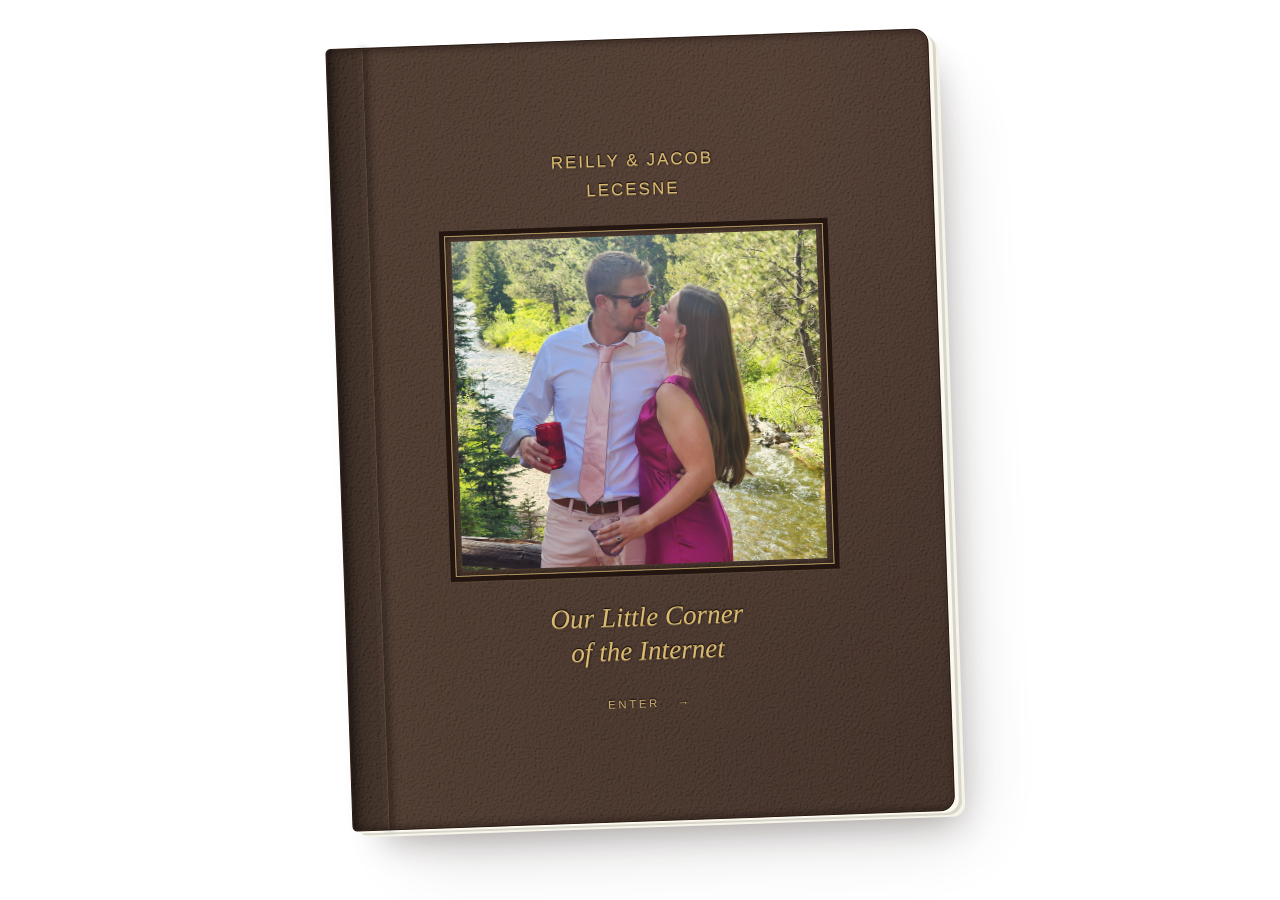
<file: index.html>
<!doctype html><html lang="en"><head><meta charset="utf-8"><meta name="viewport" content="width=device-width,initial-scale=1,viewport-fit=cover"><meta name="robots" content="noindex,nofollow"><title>Reilly & Jacob · Our family album</title><meta name="description" content="The big days. The little things. Our life, collected."><meta property="og:title" content="Reilly & Jacob · Our family album"><meta property="og:image" content="https://www.reillyandjacob.com/assets/images/jr11.jpeg"><link rel="stylesheet" href="styles.css?v=13"></head><body class="family-site"><a class="skip" href="#collection">Skip to chapters</a><main><section class="entrance" aria-label="Family album cover"><h1 class="sr-only">Reilly & Jacob · Our family album</h1><button class="book" id="open" aria-label="Enter our little corner of the internet"><span class="binding"></span><span class="emboss"><span class="cover-names">REILLY &amp; JACOB</span><span class="cover-surname">LECESNE</span></span><span class="inset"><img src="assets/images/jr11.jpeg" alt="Reilly and Jacob dressed in pink beside the river"></span><span class="book-title">Our Little Corner<br>of the Internet</span><span class="book-foot">ENTER &nbsp; →</span></button></section><section id="collection" tabindex="-1" hidden><div class="album-toolbar"><button id="close">← Album cover</button><a id="family-link" href="/admin/">Family sign in ↗</a></div><div id="chapter-overview"><div class="collection-intro"><h2>Our chapters<span>.</span></h2><form id="search-form" role="search"><label class="sr-only" for="tag-search">Search photo tags and captions</label><span aria-hidden="true">⌕</span><input id="tag-search" type="search" placeholder="Find a person, place, a moment…" autocomplete="off"><button id="clear-search" type="button" hidden>Clear</button></form></div><div id="tag-suggestions" class="tag-suggestions" aria-label="Explore photo tags"></div><p id="collection-status" role="status" aria-live="polite"></p><div id="browse"><div class="chapters" id="chapters"></div><section id="upcoming" hidden><h3>More stories to come</h3><div id="empty-chapters"></div></section><section id="recent" hidden><div class="recent-heading"><h3>The little moments</h3><p>A little of everything. A different story every time.</p></div><div id="recent-photos" class="photo-wall"></div><div id="moments-sentinel"><button id="more-moments">More moments ↓</button><span class="sr-only" id="moments-status" role="status" aria-live="polite"></span></div></section></div><section id="search-results" hidden aria-labelledby="search-title"><div class="results-heading"><h3 id="search-title">Found in our album</h3><p id="search-count" role="status" aria-live="polite"></p></div><div id="search-photos" class="photo-wall"></div><p id="search-empty" hidden>No photos found. Try another name, place, or tag.</p></section></div><section id="gallery" hidden><button id="back" class="back-link">← All chapters</button><div class="gallery-hero"><img id="gallery-cover" alt=""><div class="gallery-hero-copy"><h2 id="gallery-title"></h2><p id="gallery-note"></p></div></div><div class="photos photo-wall" id="photos"></div></section></section></main><dialog id="lightbox"><button id="dismiss" aria-label="Close photo">Close ×</button><div id="viewer-stage" class="viewer-stage" tabindex="0" role="group" aria-label="Photo viewer. Swipe left or right for photos, swipe down to close, pinch or double-tap to zoom, or tap for controls."><img id="viewer-image" alt=""><span class="viewer-hint" aria-hidden="true">Swipe to explore · Pinch or double-tap to zoom<br>Tap for controls · Swipe down to close</span></div><span id="viewer-count" aria-live="polite"></span><div id="viewer-tools"><p id="photo-caption"></p><div id="photo-tags" class="tag-suggestions" aria-label="Photo tags"></div><div class="fields photo-navigation"><button id="reset-photo-zoom" hidden>Fit photo to screen</button><button id="previous-photo" aria-label="Previous photo">← Previous</button><button id="next-photo" aria-label="Next photo">Next →</button><button id="edit-photo" hidden>Edit photo details</button><button id="remove-photo" class="danger" hidden>Remove from chapter</button><button id="set-cover" hidden>Set as chapter cover</button></div><form id="photo-editor" hidden><p class="eyebrow">FAMILY EDITING · THIS PHOTO ONLY</p><label>Caption<textarea id="edit-caption" maxlength="500" rows="3"></textarea></label><label>People / tags, separated by commas<input id="edit-tags" maxlength="500" placeholder="Reilly, Jacob, Jamaica"></label><fieldset class="framing"><legend>Thumbnail framing</legend><p>Move the photo inside its preview. Your original stays unchanged.</p><div class="frame-previews"><figure><img id="thumbnail-preview" alt="Photo thumbnail preview"><figcaption>Photo thumbnail</figcaption></figure><figure><img id="cover-preview" alt="Chapter cover preview"><figcaption>Chapter cover</figcaption></figure></div><label>Horizontal position<input id="focal-x" type="range" min="0" max="100" value="50"></label><label>Vertical position<input id="focal-y" type="range" min="0" max="100" value="50"></label><button id="reset-frame" type="button">Center photo</button></fieldset><div class="fields"><button id="save-photo" class="primary">Save photo details</button><button id="cancel-edit" type="button">Cancel</button></div></form><p id="photo-status" role="status" aria-live="polite"></p></div></dialog><script type="module" src="app.js?v=13"></script></body></html>
</file>
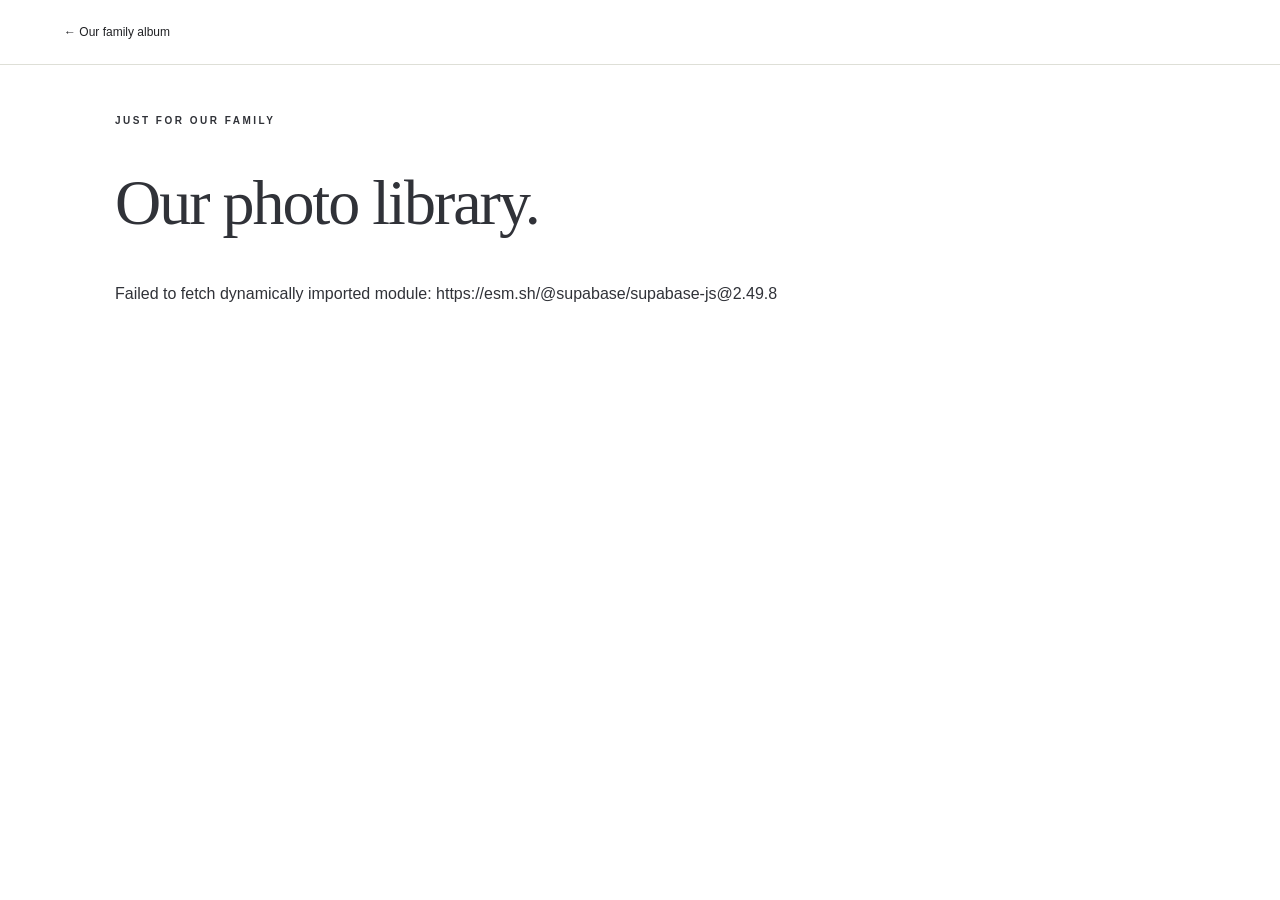
<file: admin/index.html>
<!doctype html><html lang="en"><head><meta charset="utf-8"><meta name="viewport" content="width=device-width,initial-scale=1"><meta name="robots" content="noindex,nofollow"><title>Our photo library · Reilly & Jacob</title><link rel="stylesheet" href="/styles.css?v=13"></head><body><header><a href="/">← Our family album</a><button id="logout" hidden>Sign out</button></header><main class="admin"><p class="eyebrow">JUST FOR OUR FAMILY</p><h1>Our photo library.</h1><p id="status" role="status" aria-live="polite">Checking connection…</p><form id="login" class="panel" hidden><h2>Welcome home.</h2><p>Sign in with your own family account.</p><div class="fields"><label>Email<input type="email" id="email" autocomplete="username" required></label><label>Password<input type="password" id="password" autocomplete="current-password" required></label><button class="primary">Sign in</button></div></form><section id="workspace" hidden><form id="new-album" class="panel"><h2>Create a chapter</h2><div class="fields"><label>Chapter name<input id="album-name" required maxlength="120"></label><button>Create chapter</button></div></form><section class="panel"><h2>Edit chapters</h2><p>Rename a chapter or delete it and send its photos back to the private inbox.</p><div id="chapter-list"></div></section><section class="panel storage-panel"><h2>Photo storage</h2><p id="storage-usage" role="status">Checking photo storage…</p><progress id="storage-meter" max="1073741824" value="0" aria-label="Storage compared with the 1 GB free-plan allowance" hidden></progress><p id="storage-details"></p><button id="optimize-existing">Optimize existing photos</button><label>Thumbnail repair chapter<select id="repair-chapter"><option value="">All chapters</option></select></label><button id="repair-thumbnails">Refresh thumbnail quality</button><p>Refresh thumbnail quality rebuilds older previews from the larger viewing copies. It leaves viewing photos and photo details unchanged.</p><p>Creates smaller web copies and thumbnails, keeping captions, tags, chapters, and covers. Keep your original photos on your phone or computer; the site stores web-ready copies.</p></section><section class="panel"><h2>Upload to your private inbox</h2><p>Photos are compressed automatically before upload. Browsing uses small thumbnails; full-screen viewing uses a larger copy up to 2,560 pixels.</p><div class="fields"><label>Photos · JPEG, PNG or WebP · up to 80 MB each<input id="files" type="file" accept="image/jpeg,image/png,image/webp" multiple></label><button id="upload" class="primary">Upload to private inbox</button><button id="pause-uploads" hidden>Pause after current photo</button><button id="retry-uploads" hidden>Retry failed / resume uploads</button></div><div class="upload-feedback"><progress id="upload-progress" max="1" value="0" hidden aria-label="Upload progress"></progress><p id="upload-summary" role="status" aria-live="polite"></p><details id="upload-details" hidden><summary>Photo-by-photo upload results</summary><ul id="upload-results"></ul></details><p>Keep this page open while uploading. If it closes, select the same files again to resume this batch; photos already saved by this uploader will be skipped.</p></div><p>Uploads go into your private inbox. Select photos below, then choose a destination and tap “Place / move & make live.”</p></section><section class="panel"><h2>Place photos into chapters</h2><p>Select photos below, then choose where they belong. You can move live photos between chapters here too.</p><div class="fields"><label>Destination chapter<select id="album"></select></label><button id="publish">Place / move & make live</button><button id="unpublish">Return to private inbox</button></div></section><p>To add captions and tags to individual photos, <a class="edit-link" href="/#collection">browse the family album →</a></p><h2>Photo library</h2><label>Show<select id="filter"><option value="inbox">Private inbox</option><option value="live">Live photos</option><option value="all">All photos</option></select></label><p id="counts"></p><div class="fields inbox-actions"><button id="select-all-photos">Select all</button><button id="clear-selection">Clear selection</button><span id="selection-count" role="status" aria-live="polite"></span><button id="delete-photos" class="danger">Delete selected photos</button><button id="retry-cleanup" hidden>Retry file cleanup</button></div><p id="inbox-delete-note">Deleting inbox photos permanently removes them. To delete a live photo, first return it to the private inbox.</p><div id="library"></div></section></main><dialog id="delete-chapter" aria-labelledby="delete-title"><h2 id="delete-title">Delete this chapter?</h2><p id="delete-description"></p><p>All photos in this chapter will return to the private inbox for sorting. Live photos will disappear from the public album. No image files will be deleted.</p><p>Deleting the chapter cannot be undone. Existing photo links may work for up to five minutes.</p><div class="fields"><button id="cancel-delete" autofocus>Keep chapter</button><button id="confirm-delete" class="danger">Delete chapter & return photos to inbox</button></div><p id="delete-error" role="alert"></p></dialog><dialog id="delete-inbox" aria-labelledby="delete-inbox-title"><h2 id="delete-inbox-title">Permanently delete these photos?</h2><p id="delete-inbox-description"></p><p>This deletes the selected private-inbox photos and their captions, tags, and image files. This cannot be undone.</p><div class="fields"><button id="keep-photos" autofocus>Keep photos</button><button id="confirm-delete-photos" class="danger">Permanently delete photos</button></div><p id="delete-inbox-error" role="alert"></p></dialog><script type="module" src="/admin/admin.js?v=13"></script></body></html>
</file>
<file: styles.css>
*{box-sizing:border-box} :root{font-family:-apple-system,BlinkMacSystemFont,"Segoe UI",sans-serif;color:#292d29;background:#f4f3ef}body{margin:0}button,input,select{font:inherit}button,a{-webkit-tap-highlight-color:transparent}button{cursor:pointer}a{color:inherit;text-decoration:none}button{border:1px solid #d9dbd5;background:#fff;border-radius:24px;padding:11px 18px;color:inherit}button:hover{background:#e9ece5}button:disabled{opacity:.5;cursor:wait}:focus-visible{outline:3px solid #85734d;outline-offset:5px}header,footer{display:flex;justify-content:space-between;align-items:center;padding:25px 5vw;font-size:12px}header{border-bottom:1px solid #dedfd7}.brand{font-family:Georgia,serif;font-size:24px;letter-spacing:5px}.brand span{font-style:italic;color:#9a8a68}.entrance{min-height:740px;display:grid;grid-template-columns:1fr 1fr;align-items:center;gap:40px;max-width:1120px;margin:auto;padding:65px 45px 35px}.intro p{color:#767a70;line-height:1.8;font-size:16px}.eyebrow{font-size:10px!important;letter-spacing:2.5px;font-weight:600}h1{font-family:Georgia,serif;font-size:clamp(44px,5vw,70px);font-weight:400;line-height:1.07;letter-spacing:-2px}h2{font-size:30px;letter-spacing:-1px;font-weight:500}.book{position:relative;display:flex;flex-direction:column;align-items:center;justify-content:center;gap:28px;width:100%;max-width:410px;aspect-ratio:.78;border-radius:7px 18px 18px 7px;border:1px solid #5c4b36;background:radial-gradient(ellipse at 70% 20%,#5c654e55,transparent 65%),repeating-linear-gradient(33deg,#ffffff03 0 1px,transparent 1px 4px),#374432;color:#d7c599;box-shadow:10px 8px 0 -3px #e7dfca,14px 10px 0 -3px #c5baa0,24px 35px 45px #27301d35,inset 4px 0 10px #1118;transform:rotate(-3deg);transform-origin:left center;transition:transform .7s,opacity .7s}.book:hover{background-color:#3d4b37;transform:rotate(-1deg) translateY(-4px)}.binding{position:absolute;left:19px;top:0;height:100%;border-right:1px solid #c9ba8c30;box-shadow:3px 0 6px #0004;width:4px}.emboss{font:12px Georgia,serif;letter-spacing:4px}.inset{width:66%;height:44%;padding:6px;border:1px solid #af9b69;box-shadow:inset 0 0 8px #0008,0 0 0 5px #263622}.inset img{width:100%;height:100%;object-fit:cover}.book-title{font:italic 25px Georgia,serif}.book-foot{font-size:8px;letter-spacing:2px}.small{grid-column:1/-1;text-align:center;color:#8a8d83;font:italic 14px Georgia,serif}.opening .book{transform:perspective(1200px) rotateY(-65deg);opacity:0}#collection{max-width:1150px;padding:75px 40px;margin:auto;scroll-margin-top:15px}.section-heading{display:flex;justify-content:space-between;align-items:center;gap:20px;margin-bottom:28px}.section-heading button{background:transparent}.chapters{display:grid;grid-template-columns:repeat(4,1fr);gap:20px}.chapter{text-align:left;padding:0;overflow:hidden;border:0;border-radius:20px;background:#fff;box-shadow:0 8px 24px #27301d06}.chapter img,.chapter .placeholder{width:100%;aspect-ratio:1;object-fit:cover}.placeholder{display:grid;place-content:center;background:#e3e7dc;font:italic 40px Georgia;color:#8f9986}.chapter .copy{display:block;padding:20px}.chapter strong{display:block;font-size:18px;margin-bottom:7px}.chapter small{color:#85887e}#gallery{margin-top:50px}.photos{display:grid;grid-template-columns:repeat(3,1fr);gap:16px}.photos button{padding:0;border:0;overflow:hidden;border-radius:15px}.photos img{width:100%;height:280px;object-fit:cover;display:block}footer{border-top:1px solid #dedfd7;color:#818477;letter-spacing:1px}dialog{border:0;border-radius:18px;max-width:92vw;max-height:95vh;padding:20px}dialog::backdrop{background:#121a15d9}dialog img{display:block;max-height:75vh;max-width:85vw;object-fit:contain}dialog button{display:block;margin:0 0 15px auto}.skip{position:absolute;left:-9999px}.skip:focus{left:10px;top:10px;background:white;z-index:10}.admin{max-width:1100px;margin:50px auto;padding:0 25px}.panel{background:white;padding:25px;border-radius:20px;margin:20px 0}.fields{display:flex;flex-wrap:wrap;gap:14px;align-items:end}label{display:grid;gap:8px;font-size:13px}input,select{padding:12px;border:1px solid #d6d9d1;border-radius:10px;max-width:100%}.primary{background:#374432;color:white}.primary:hover{background:#4c6045}#status{line-height:1.7;white-space:pre-line}#library{display:grid;grid-template-columns:repeat(3,1fr);gap:18px}.photo{background:white;padding:12px;border-radius:15px}.photo img{width:100%;height:180px;object-fit:cover;border-radius:9px}.photo label{margin-top:12px}[hidden]{display:none!important}@media(max-width:760px){.entrance{grid-template-columns:1fr;padding:35px 25px;gap:25px;min-height:auto}.intro{text-align:center}h1{font-size:44px;margin:15px 0}.intro p{font-size:14px}.book{max-width:310px;margin:10px auto;gap:22px}.chapters{grid-template-columns:repeat(2,1fr);gap:12px}#collection{padding:45px 20px}.section-heading{align-items:start}.section-heading h2{font-size:25px}.section-heading button{font-size:11px}.photos,#library{grid-template-columns:repeat(2,1fr)}.photos img{height:200px}footer span{display:none}}@media(prefers-reduced-motion:reduce){*,*::before{transition:none!important;scroll-behavior:auto!important}}
.chapter-editor{display:flex;align-items:end;flex-wrap:wrap;gap:14px;padding:18px 0;border-top:1px solid #e6e8e1}.chapter-editor label{flex:1;min-width:180px}.chapter-editor span{align-self:center;color:#73776e;font-size:13px}.danger{color:#a52d28;border-color:#e3c3bf;background:#fff8f6}.danger:hover{background:#fbe8e4}#delete-chapter{max-width:540px}#delete-chapter p{line-height:1.6}#delete-error{color:#a52d28}

#photo-editor{border-top:1px solid #dedfd7;margin-top:20px;padding-top:15px}#photo-editor label{margin:14px 0}textarea{font:inherit;width:100%;padding:12px;border:1px solid #d6d9d1;border-radius:10px;resize:vertical}.photo-navigation{justify-content:center}dialog .fields button{margin:0}dialog:has(#photo-editor:not([hidden])) img{max-height:42vh}.edit-link{text-decoration:underline}#photo-status{font-size:14px}

.framing{border:1px solid #dedfd7;border-radius:12px;margin:20px 0;padding:15px}.frame-previews{display:flex;gap:16px}.frame-previews figure{margin:0;flex:1;min-width:0}.frame-previews img{width:100%;height:130px!important;max-height:none!important;object-fit:cover!important;border-radius:10px}.frame-previews #cover-preview{height:auto!important;aspect-ratio:1}.frame-previews figcaption{font-size:12px;margin-top:6px;color:#73776e}input[type=range]{width:100%;padding:0}#photo-editor{max-width:650px}.framing p{font-size:13px}

/* White, quiet album experience. */
:root{background:#fff;color:#202124}button{border-color:#e7e8eb}button:hover{background:#f5f5f7}:focus-visible{outline-color:#7d8d78}.sr-only{position:absolute;width:1px;height:1px;padding:0;margin:-1px;overflow:hidden;clip:rect(0,0,0,0);white-space:nowrap;border:0}
.family-site{background:#fff;min-height:100svh}.family-site .entrance{min-height:100svh;max-width:none;display:flex;align-items:center;justify-content:center;padding:65px 30px 75px;perspective:1600px}.family-site .book{width:min(390px,66vw,61svh);max-width:390px;margin:0;aspect-ratio:.77;gap:clamp(16px,3svh,28px);transform:rotate(-2deg);border-color:#384330;border-radius:5px 15px 15px 5px;background:radial-gradient(ellipse at 80% 10%,#71816128,transparent 70%),repeating-linear-gradient(18deg,#ffffff04 0 1px,transparent 1px 3px),#374432;box-shadow:5px 3px 0 -1px #faf8ef,8px 5px 0 -1px #d8d5ca,12px 8px 0 -2px #f6f3e9,18px 24px 35px -15px #17211942,35px 45px 75px -30px #17211924,inset 3px 0 9px #1116}.family-site .book:hover{transform:rotate(0deg) translateY(-5px)}.family-site .emboss{font-family:-apple-system,BlinkMacSystemFont,sans-serif;font-size:10px;letter-spacing:3.5px}.family-site .book-title{font-size:clamp(17px,2.5vw,24px)}.family-site .book-foot{font-size:8px;letter-spacing:2px;color:#d7c599b3}.family-site .inset{border-color:#a99a75;padding:4px;width:67%;height:45%}.family-site.opening .book{transform:perspective(1500px) rotateY(-75deg);opacity:0}
.family-site #collection{max-width:1240px;min-height:100svh;padding:0 50px 65px}.album-toolbar{display:flex;justify-content:space-between;align-items:center;padding:30px 0;margin-bottom:45px;color:#8b8e94;font-size:12px}.album-toolbar button{border:0;padding:8px 0;color:#73777d;background:transparent}.album-toolbar a:hover{color:#202124}.family-site .section-heading{margin-bottom:36px}.family-site .eyebrow{font-size:10px!important;color:#989ba0;letter-spacing:2.5px}.family-site h2{font-size:38px;font-weight:600;letter-spacing:-1.3px;margin:13px 0}.collection-note{font-size:14px;color:#8b8e94;margin:12px 0}.family-site .chapters{gap:28px}.family-site .chapter{border-radius:0;background:transparent;box-shadow:none;overflow:visible;transition:transform .2s}.family-site .chapter:hover{background:transparent;transform:translateY(-4px)}.family-site .chapter img,.family-site .chapter .placeholder{border-radius:18px;display:block}.family-site .chapter .placeholder{background:#f5f5f7;color:#bdc1c5;font:300 42px -apple-system,BlinkMacSystemFont,sans-serif}.family-site .chapter .copy{padding:17px 2px}.family-site .chapter strong{font-size:16px;font-weight:500;letter-spacing:-.25px;margin-bottom:5px}.family-site .chapter small{font-size:12px;color:#9a9da2}.family-site #gallery{border-top:1px solid #f0f0f2;padding-top:28px;margin-top:30px}.family-site #gallery h2{font-size:28px}.family-site #gallery-note{color:#8b8e94;font-size:14px}.family-site .photos{gap:18px}.family-site .photos button{border-radius:12px}.family-site dialog{box-shadow:0 20px 90px #0002}.family-site dialog::backdrop{background:#181a20c9;backdrop-filter:blur(9px)}.admin .panel{border:1px solid #eeeef0}.admin{color:#303238}
@media(max-width:760px){.family-site .entrance{padding:45px 28px 60px}.family-site .book{width:min(310px,76vw,62svh);gap:22px}.family-site #collection{padding:0 23px 40px}.album-toolbar{padding:20px 0;margin-bottom:28px}.family-site h2{font-size:32px}.family-site .chapters{gap:18px 15px}.family-site .chapter img,.family-site .chapter .placeholder{border-radius:13px}.family-site .chapter strong{font-size:15px}.family-site .photos{gap:10px}}
@media(max-height:550px){.family-site .book{width:58svh;gap:12px}.family-site .book-title{font-size:16px}.family-site .emboss{font-size:8px}.family-site .book-foot{font-size:6px}}

.family-site .chapter .placeholder{display:grid;place-items:center}

/* Large cover: height-led on desktop, width-led on phones. */
.family-site .entrance{padding:4svh 5vw 6svh;overflow:hidden}
.family-site .book{width:min(84vw,67svh);max-width:none;container-type:inline-size;gap:3.3svh}
.family-site .emboss{font-size:clamp(10px,2.6cqw,20px);letter-spacing:.32em}
.family-site .book-title{font-size:clamp(20px,6.3cqw,48px)}
.family-site .book-foot{font-size:clamp(8px,2cqw,15px);letter-spacing:.24em}
.family-site .inset{padding:1cqw}
.family-site .binding{left:5%;width:1%}
@media(max-width:760px){.family-site .book{width:min(86vw,66svh);gap:3.3svh}.family-site .entrance{padding:4svh 6vw 6svh}}
@media(max-height:550px){.family-site .book{width:min(80vw,65svh);gap:2.6svh}.family-site .emboss{font-size:2.6cqw}.family-site .book-title{font-size:6.3cqw}.family-site .book-foot{font-size:2cqw}}

.family-site .inset img{object-position:50% 35%}

/* Espresso leather with recessed grain and gold foil stamping. */
.family-site .book{
 background-color:#302019;
 background-image:url("data:image/svg+xml,%3Csvg xmlns='http://www.w3.org/2000/svg' width='180' height='180'%3E%3Cfilter id='grain'%3E%3CfeTurbulence type='fractalNoise' baseFrequency='.42' numOctaves='4' stitchTiles='stitch'/%3E%3CfeDiffuseLighting surfaceScale='1.8' diffuseConstant='.8' lighting-color='%23bda48c'%3E%3CfeDistantLight azimuth='225' elevation='48'/%3E%3C/feDiffuseLighting%3E%3C/filter%3E%3Crect width='100%25' height='100%25' filter='url(%23grain)' opacity='.24'/%3E%3C/svg%3E"),radial-gradient(ellipse at 75% 8%,#8d665533,transparent 65%),linear-gradient(90deg,#170e0b,#3b2921 8%,#2b1c17 100%);
 border-color:#2b1b13;
 color:#d6b66c;
 box-shadow:5px 3px 0 -1px #faf8ef,8px 5px 0 -1px #d8d5ca,12px 8px 0 -2px #f6f3e9,18px 24px 35px -15px #21150f55,35px 45px 75px -30px #21150f30,inset 3px 0 9px #0d0709aa,inset 0 0 0 1px #c4a07b15;
}
.family-site .book:hover{background-color:#302019}
.family-site .emboss,.family-site .book-title{
 color:#d9b96f;
 text-shadow:0 1px 0 #f6dda14d,0 -1px 1px #100804,1px 1px 2px #160b0880;
}
.family-site .book-foot{color:#ceb075;text-shadow:0 -1px 1px #130906}
.family-site .binding{border-right-color:#b69a6d24;box-shadow:3px 0 7px #0b050666}
.family-site .inset{border-color:#b1955d;box-shadow:inset 0 0 8px #120a07cc,0 0 0 5px #231610,0 1px 0 5px #a88b5520}

.family-site .emboss{display:flex;flex-direction:column;align-items:center;gap:1.8cqw;line-height:1.15}.family-site .cover-names{font-size:3cqw;letter-spacing:.12em}.family-site .cover-surname{font-size:4.6cqw;letter-spacing:.25em;margin-right:-.25em;font-weight:500}

.family-site .cover-surname{font-size:3.5cqw;letter-spacing:.2em;margin-right:-.2em}

.family-site .cover-names,.family-site .cover-surname{font-size:3cqw;letter-spacing:.12em;margin-right:-.12em;font-weight:400}

.family-site .book-title{font-size:clamp(18px,4.8cqw,38px);line-height:1.25;text-align:center}

/* Inside the album: photography first. */
.family-site #collection{max-width:1600px;padding:0 5vw 80px}.album-toolbar{padding:24px 0;margin-bottom:38px}.collection-intro{display:flex;justify-content:space-between;align-items:center;gap:32px;margin-bottom:22px}.family-site .collection-intro h2{font-size:clamp(38px,5.6vw,80px);font-weight:500;letter-spacing:-.065em;line-height:1.05;margin:0}.collection-intro h2 span{color:#bda16b}#search-form{display:flex;align-items:center;gap:8px;max-width:390px;width:100%;border-bottom:1px solid #dddfe2;padding:12px 0;color:#92969b}#search-form>span{font-size:26px;line-height:1}#tag-search{width:100%;min-width:0;border:0;padding:8px 4px;font-size:13px;background:transparent;border-radius:0}#tag-search::placeholder{color:#93979b}#clear-search{border:0;padding:5px;color:#73777b;font-size:11px}.tag-suggestions{display:flex;flex-wrap:wrap;gap:8px;margin:0 0 28px}.tag-chip{border:1px solid #ececee;background:#fff;padding:8px 14px;font-size:12px;color:#777b80;transition:background .2s,color .2s}.tag-chip:hover,.tag-chip[aria-pressed=true]{background:#252525;color:#fff;border-color:#252525}#collection-status:empty{display:none}.family-site .chapters{grid-template-columns:repeat(2,minmax(0,1fr));gap:26px}.family-site .chapter{position:relative;isolation:isolate;overflow:hidden;min-height:420px;aspect-ratio:1.16;border-radius:8px;color:white;background:#e6e3df;text-align:left;transition:box-shadow .35s}.family-site .chapter:first-child{grid-column:1/-1;aspect-ratio:2.15;min-height:440px;max-height:650px}.family-site .chapter img{position:absolute;inset:0;width:100%;height:100%;aspect-ratio:auto;border-radius:0;object-fit:cover;transition:transform 1.1s cubic-bezier(.2,.7,.2,1)}.family-site .chapter::after{content:'';position:absolute;inset:0;background:linear-gradient(180deg,#0000 32%,#0002 56%,#0009 100%);pointer-events:none}.family-site .chapter:hover{transform:none;background:#e6e3df;box-shadow:0 20px 40px -25px #0006}.family-site .chapter:hover img{transform:scale(1.035)}.family-site .chapter .copy{position:absolute;z-index:1;left:clamp(24px,4vw,65px);bottom:clamp(26px,4vw,58px);padding:0;right:70px}.chapter-kicker{display:block;font-size:10px;letter-spacing:2.3px;color:#ffffffbf;margin-bottom:15px}.family-site .chapter strong{font-size:clamp(32px,4.2vw,64px);font-family:Georgia,serif;font-weight:400;letter-spacing:-1.6px;line-height:1.06;margin:0 0 12px;color:#fff}.family-site .chapter small{font-size:12px;color:#ffffffc9;letter-spacing:.3px}.chapter-arrow{position:absolute;right:34px;bottom:38px;z-index:1;font-size:25px;border:1px solid #ffffff66;border-radius:50%;width:48px;height:48px;display:grid;place-items:center;transition:background .3s}.chapter:hover .chapter-arrow{background:#ffffff20}#upcoming{margin-top:38px;padding-top:24px;border-top:1px solid #eee}#upcoming h3{font-weight:400;font-size:12px;color:#96999f}#empty-chapters{display:flex;flex-wrap:wrap;gap:12px 30px}.upcoming-chapter{font-size:16px;border:0;background:transparent;padding:8px 0;color:#686d72}.upcoming-chapter:hover{color:#1c1e20;background:transparent;text-decoration:underline}.recent-heading{display:flex;justify-content:space-between;align-items:baseline;margin:65px 0 28px}.recent-heading h3{font-size:28px;font-weight:400;letter-spacing:-1px}.recent-heading p{font-size:12px;color:#96999e}.photo-wall{columns:3;column-gap:18px;display:block!important}.photo-wall .moment{display:block;position:relative;break-inside:avoid;width:100%;margin:0 0 18px;padding:0;border:0;border-radius:5px;overflow:hidden;background:#f4f4f4}.photo-wall .moment img{display:block;width:100%;height:auto;max-height:620px;object-fit:cover;border-radius:0;transition:transform .7s}.photo-wall .moment:nth-child(3n+2) img{aspect-ratio:4/5;object-fit:cover}.photo-wall .moment:hover img{transform:scale(1.025)}.moment-caption{position:absolute;left:0;right:0;bottom:0;padding:45px 18px 18px;background:linear-gradient(transparent,#0009);color:white;text-align:left;font-size:13px;opacity:0;transform:translateY(5px);transition:opacity .3s,transform .3s}.moment:hover .moment-caption,.moment:focus-visible .moment-caption{opacity:1;transform:none}.results-heading{display:flex;justify-content:space-between;align-items:baseline;gap:20px;margin:32px 0 25px}.results-heading h3{font-weight:400;font-size:24px;letter-spacing:-.7px}.results-heading p,#search-empty{color:#868b91;font-size:13px}.family-site #gallery{border:0;margin:0;padding:0}.back-link{border:0;padding:0 0 22px;background:transparent;color:#858a91;font-size:12px}.gallery-hero{position:relative;height:65svh;min-height:380px;max-height:740px;overflow:hidden;border-radius:6px;margin-bottom:28px;background:#f4f4f6}.gallery-hero>img{width:100%;height:100%;object-fit:cover;display:block}.gallery-hero::after{content:'';position:absolute;inset:0;background:linear-gradient(transparent 35%,#0009)}.gallery-hero-copy{position:absolute;bottom:44px;left:50px;right:30px;z-index:1;color:white}.gallery-hero-copy>p:first-child{font-size:10px;letter-spacing:2.3px;color:#ffffffb3}.family-site #gallery h2{font:400 clamp(40px,6vw,80px)/1.05 Georgia,serif;letter-spacing:-2px;color:white}.family-site #gallery-note{color:#ffffffc9;font-size:12px}.gallery-hero.is-empty{height:260px;min-height:0}.gallery-hero.is-empty::after{display:none}.gallery-hero.is-empty .gallery-hero-copy,.family-site .gallery-hero.is-empty h2,.family-site .gallery-hero.is-empty #gallery-note{color:#72777e}.gallery-hero.is-empty .gallery-hero-copy>p:first-child{color:#999}.family-site #lightbox{padding:22px;border-radius:8px}.family-site #lightbox>img{margin:auto;border-radius:3px}.family-site #photo-caption{font-size:15px;margin:18px 0 12px}.family-site #photo-tags{margin-bottom:18px}.family-site #photo-tags button{margin:0}.family-site .photo-navigation{gap:8px}.family-site .photo-navigation button{font-size:12px}.family-site #photo-editor .eyebrow{font-size:9px!important}
@media(min-width:1100px){.family-site .chapter:first-child{height:65svh;aspect-ratio:auto}}
@media(max-width:760px){.family-site #collection{padding:0 20px 40px}.album-toolbar{margin-bottom:30px}.collection-intro{align-items:stretch;flex-direction:column;gap:16px;margin-bottom:15px}#search-form{max-width:none;padding:7px 0}.family-site .collection-intro h2{font-size:44px}.tag-suggestions{margin-bottom:22px;gap:7px}.tag-chip{font-size:11px;padding:7px 12px}.family-site .chapters{grid-template-columns:1fr;gap:18px}.family-site .chapter,.family-site .chapter:first-child{min-height:400px;aspect-ratio:4/5;max-height:620px}.family-site .chapter .copy{left:26px;bottom:30px}.family-site .chapter strong{font-size:43px}.chapter-arrow{width:38px;height:38px;right:24px;bottom:30px;font-size:20px}.photo-wall{columns:2;column-gap:10px}.photo-wall .moment{margin-bottom:10px}.photo-wall .moment img{max-height:420px}.recent-heading{margin:40px 0 20px}.recent-heading h3{font-size:24px}.recent-heading p{display:none}.gallery-hero{height:57svh;min-height:370px;margin-bottom:18px}.gallery-hero-copy{left:26px;bottom:28px}.family-site #gallery h2{font-size:47px}.results-heading{align-items:start;flex-direction:column;gap:0}.results-heading h3{margin-bottom:0}.family-site #lightbox{padding:16px}.moment-caption{display:none}}
@media(prefers-reduced-motion:reduce){.family-site .chapter:hover img,.photo-wall .moment:hover img{transform:none}}

.photo-wall.single-photo{columns:1;max-width:900px;margin-left:auto;margin-right:auto}.photo-wall.single-photo .moment img{max-height:none}.photo-wall.single-photo .moment-caption{display:block}

.gallery-hero-copy>p:first-child{font-size:12px;letter-spacing:normal;color:#ffffffc9}

.inbox-actions{margin:16px 0}#inbox-delete-note{font-size:13px;color:#777b80}#delete-inbox{max-width:520px}#delete-inbox p{line-height:1.6}#delete-inbox-error{color:#a52d28}.family-site .photo-navigation .danger{color:#a52d28}

/* One image-fitting surface on every device and in both orientations. */
.viewer-open{overflow:hidden}.family-site{touch-action:manipulation;overflow-x:clip;-webkit-text-size-adjust:100%}
.family-site #lightbox{position:fixed;inset:auto;top:var(--viewer-top,0px);left:var(--viewer-left,0px);margin:0;width:var(--viewer-width,100vw);height:var(--viewer-height,100dvh);max-width:none;max-height:none;border:0;border-radius:0;padding:0;background:#080808;color:white;overflow:hidden;box-shadow:none;overscroll-behavior:none}
.family-site #lightbox .viewer-stage{position:absolute;inset:0;width:100%;height:100%;display:block;overflow:hidden;touch-action:none;outline:none;user-select:none;-webkit-user-select:none}
.family-site #lightbox #viewer-image{position:absolute;left:50%;top:50%;display:block;width:auto;height:auto;max-width:none!important;max-height:none!important;margin:0;object-fit:contain;border-radius:0;transform-origin:center;pointer-events:none;-webkit-user-drag:none;will-change:transform}
.family-site #lightbox #viewer-count{position:absolute;z-index:2;top:calc(env(safe-area-inset-top,0px) + 18px);left:50%;transform:translateX(-50%);margin:0;padding:5px 9px;border-radius:12px;background:#0005;color:#ffffffa6;font-size:10px;pointer-events:none}
.family-site #lightbox #dismiss{position:absolute;right:calc(env(safe-area-inset-right,0px) + 16px);top:calc(env(safe-area-inset-top,0px) + 12px);z-index:4;margin:0;background:#222b;border-color:#ffffff30;color:white;font-size:12px;padding:10px 15px;backdrop-filter:blur(12px)}
.family-site #lightbox #viewer-tools{display:block;position:absolute;z-index:3;bottom:0;left:0;right:0;max-height:72dvh;overflow:auto;overscroll-behavior:contain;background:#111e;backdrop-filter:blur(22px);padding:12px 18px calc(env(safe-area-inset-bottom,0px) + 18px);border-radius:18px 18px 0 0}
.family-site #lightbox.immersive-viewer:not(.controls-visible) #dismiss,.family-site #lightbox.immersive-viewer:not(.controls-visible) #viewer-tools{display:none}
.family-site #lightbox .viewer-hint{display:none}
.family-site #lightbox.immersive-viewer .viewer-hint{display:block;position:absolute;z-index:2;bottom:calc(env(safe-area-inset-bottom,0px) + 25px);left:0;right:0;text-align:center;color:#ffffffb3;font-size:11px;line-height:1.8;text-shadow:0 1px 8px #000;pointer-events:none;animation:hide-viewer-hint 5s forwards}
.family-site #lightbox.controls-visible .viewer-hint,.family-site #lightbox.photo-zoomed .viewer-hint{display:none}
.family-site #lightbox .photo-navigation button,.family-site #lightbox .tag-chip{background:#ffffff0d;border-color:#ffffff24;color:#eee}
.family-site #lightbox .photo-navigation .danger{color:#ffb2a6}
.family-site #lightbox #photo-caption{margin-top:5px;color:white}
.family-site #lightbox #photo-editor{border-color:#ffffff24;max-width:none}
.family-site #lightbox #photo-editor input:not([type=range]),.family-site #lightbox textarea{background:#fff;color:#242424}
.family-site #lightbox .framing{border-color:#ffffff24}.family-site #lightbox .framing figcaption{color:#b7b7b7}
.family-site #lightbox #photo-editor button{color:#eee;background:#ffffff10;border-color:#ffffff24}
.family-site #lightbox #photo-editor .primary{background:#fff;color:#222}
.family-site #lightbox #photo-status{color:#ddd;font-size:12px}
.family-site #lightbox.photo-zoomed .viewer-stage{cursor:grab}.family-site #lightbox.photo-zoomed .viewer-stage:active{cursor:grabbing}
@keyframes hide-viewer-hint{0%,65%{opacity:1}100%{opacity:0}}
@media(prefers-reduced-motion:reduce){.family-site #lightbox .viewer-hint{animation:none}}
@media(max-width:760px), (any-pointer:coarse){.family-site #lightbox input:not([type=range]),.family-site #lightbox textarea,.family-site #tag-search,input,select,textarea{font-size:16px}}
@media(orientation:landscape) and (max-height:500px){.family-site #lightbox #viewer-tools{max-height:86dvh}.family-site #lightbox #viewer-count{top:8px}.family-site #lightbox #dismiss{top:8px}}

#recent-photos{display:grid!important;grid-template-columns:repeat(3,minmax(0,1fr));gap:18px;columns:auto}.moment-column{display:flex;flex-direction:column;gap:18px;min-width:0}#recent-photos .moment{margin:0}#recent-photos .moment img{height:auto;max-height:none;aspect-ratio:auto}#recent-photos .moment:nth-child(3n+2) img{aspect-ratio:auto}#moments-sentinel{text-align:center;padding:25px 0 15px}#more-moments{font-size:12px;border-color:#eee;color:#878b90;background:transparent}@media(max-width:760px){#recent-photos{grid-template-columns:repeat(2,minmax(0,1fr));gap:10px}.moment-column{gap:10px}}

.storage-panel progress{width:100%;height:10px;accent-color:#66543c}.storage-panel p{font-size:13px;line-height:1.65;color:#787b80}.storage-panel #storage-usage{font-size:18px;color:#292b2e}

.upload-feedback{margin-top:18px}.upload-feedback progress{width:100%;height:12px;accent-color:#66543c}#upload-results{max-height:280px;overflow:auto;padding-left:20px;font-size:12px;line-height:1.8;overflow-wrap:anywhere}.upload-failed{color:#a52d28}.upload-feedback>p{font-size:13px;line-height:1.65;color:#777}
</file>
